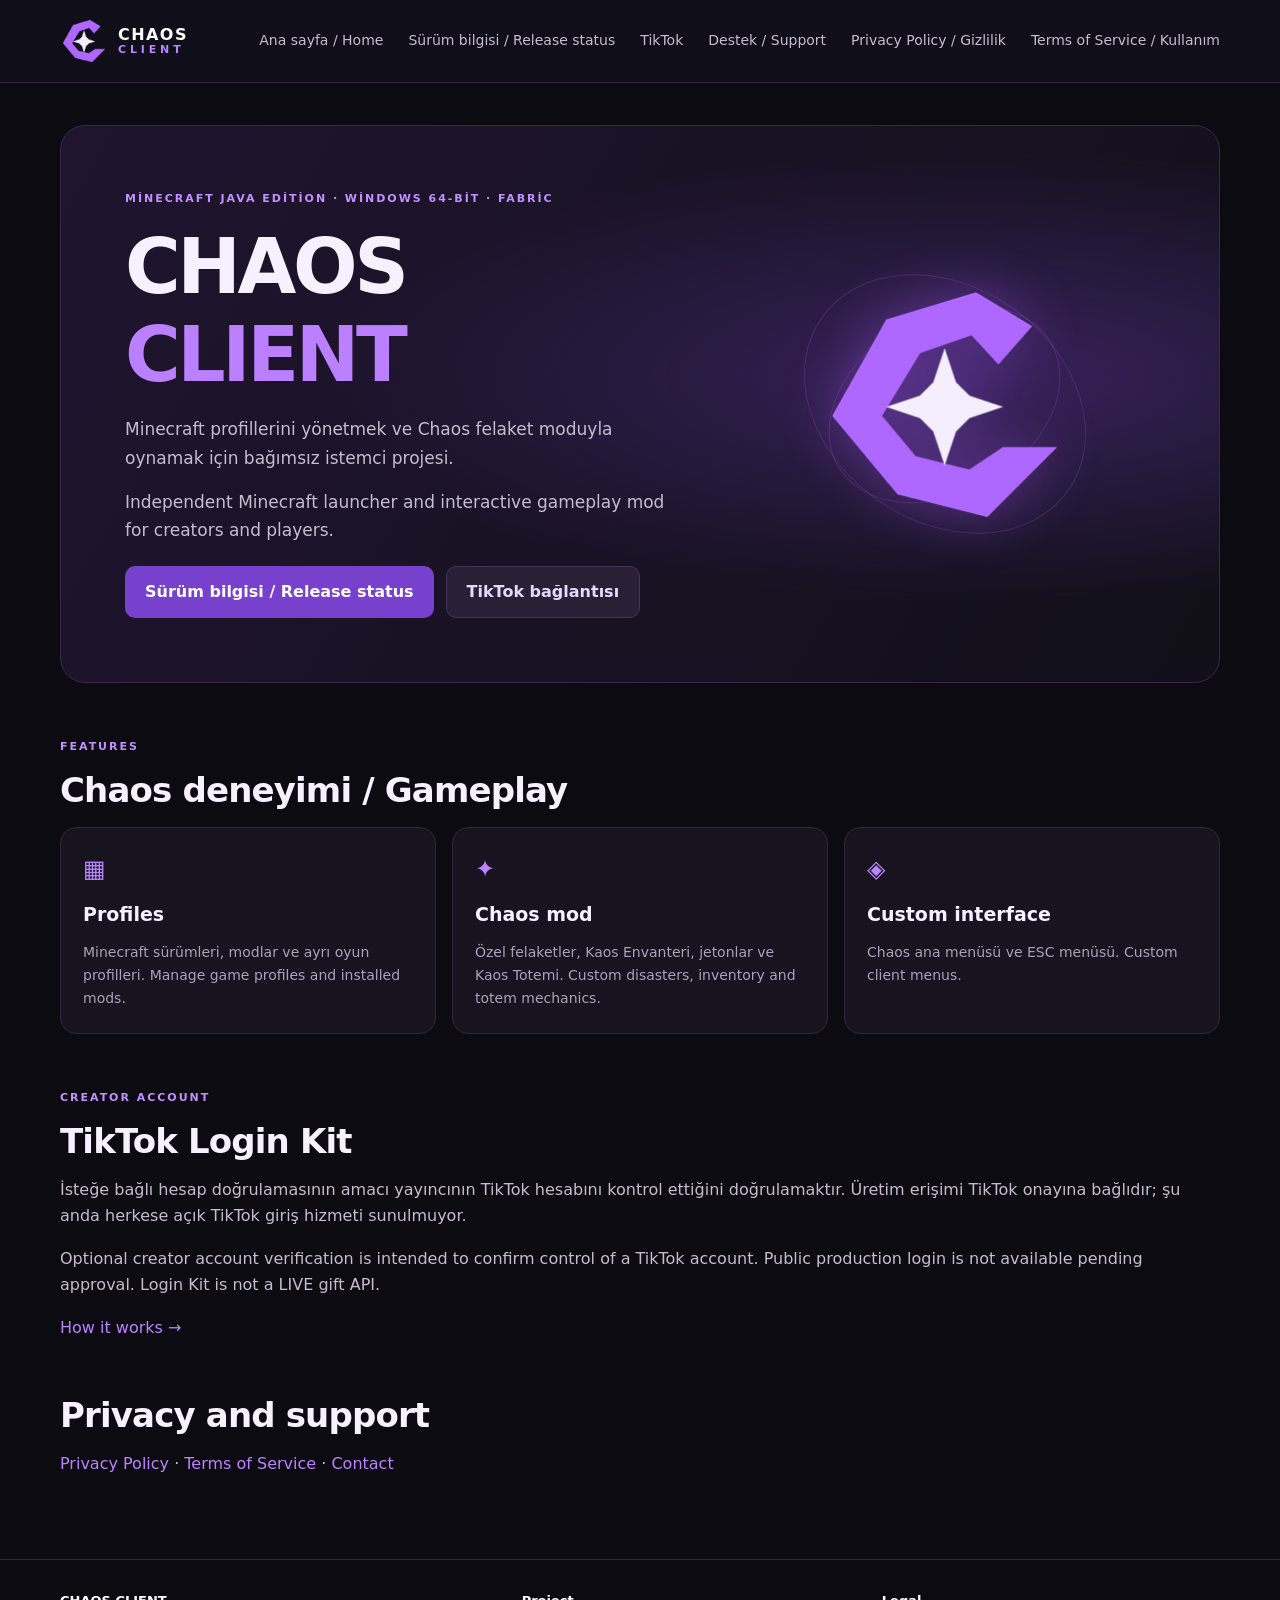
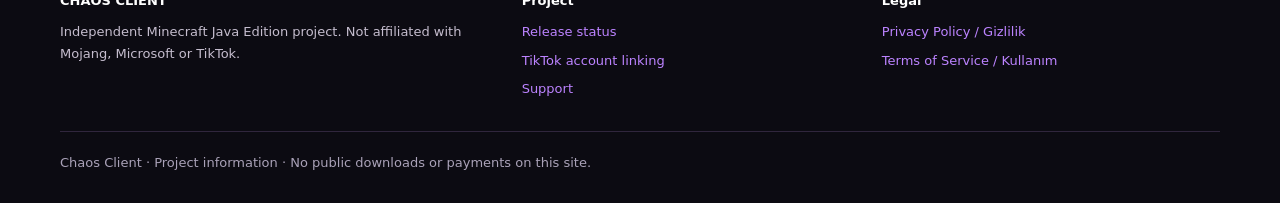
<file: index.html>
<!doctype html><html lang="tr"><head><meta charset="utf-8"><meta name="viewport" content="width=device-width,initial-scale=1"><meta name="referrer" content="no-referrer"><title>Official website | Chaos Client</title><link rel="icon" href="assets/logo.png"><link rel="stylesheet" href="style.css"></head><body><header><nav class="wrap" aria-label="Main navigation"><a class="brand" href="index.html"><img src="assets/logo.png" alt="Chaos Client"><span>CHAOS<small>CLIENT</small></span></a><a href="index.html">Ana sayfa / Home</a><a href="downloads.html">Sürüm bilgisi / Release status</a><a href="tiktok.html">TikTok</a><a href="contact.html">Destek / Support</a><a href="privacy.html">Privacy Policy / Gizlilik</a><a href="terms.html">Terms of Service / Kullanım</a></nav></header><main class="wrap"><section class="hero"><div><span class="eyebrow">Minecraft Java Edition · Windows 64-bit · Fabric</span><h1>CHAOS<br><span class="accent">CLIENT</span></h1><p>Minecraft profillerini yönetmek ve Chaos felaket moduyla oynamak için bağımsız istemci projesi.</p><p>Independent Minecraft launcher and interactive gameplay mod for creators and players.</p><div class="buttons"><a class="btn" href="downloads.html">Sürüm bilgisi / Release status</a><a class="btn secondary" href="tiktok.html">TikTok bağlantısı</a></div></div><div class="hero-logo"><img src="assets/logo.png" alt="Purple Chaos C emblem"></div></section><section class="section"><span class="eyebrow">FEATURES</span><h2>Chaos deneyimi / Gameplay</h2><div class="grid"><article class="card"><div class="symbol">▦</div><h3>Profiles</h3><p>Minecraft sürümleri, modlar ve ayrı oyun profilleri. Manage game profiles and installed mods.</p></article><article class="card"><div class="symbol">✦</div><h3>Chaos mod</h3><p>Özel felaketler, Kaos Envanteri, jetonlar ve Kaos Totemi. Custom disasters, inventory and totem mechanics.</p></article><article class="card"><div class="symbol">◈</div><h3>Custom interface</h3><p>Chaos ana menüsü ve ESC menüsü. Custom client menus.</p></article></div></section><section class="section"><span class="eyebrow">CREATOR ACCOUNT</span><h2>TikTok Login Kit</h2><p>İsteğe bağlı hesap doğrulamasının amacı yayıncının TikTok hesabını kontrol ettiğini doğrulamaktır. Üretim erişimi TikTok onayına bağlıdır; şu anda herkese açık TikTok giriş hizmeti sunulmuyor.</p><p>Optional creator account verification is intended to confirm control of a TikTok account. Public production login is not available pending approval. Login Kit is not a LIVE gift API.</p><a href="tiktok.html">How it works →</a></section><section class="section"><h2>Privacy and support</h2><p><a href="privacy.html">Privacy Policy</a> · <a href="terms.html">Terms of Service</a> · <a href="contact.html">Contact</a></p></section></main><footer class="footer"><div class="wrap"><div class="footer-grid"><div><strong>CHAOS CLIENT</strong><p>Independent Minecraft Java Edition project. Not affiliated with Mojang, Microsoft or TikTok.</p></div><div><strong>Project</strong><a href="downloads.html">Release status</a><a href="tiktok.html">TikTok account linking</a><a href="contact.html">Support</a></div><div><strong>Legal</strong><a href="privacy.html">Privacy Policy / Gizlilik</a><a href="terms.html">Terms of Service / Kullanım</a></div></div><div class="bottom">Chaos Client · Project information · No public downloads or payments on this site.</div></div></footer></body></html>
</file>
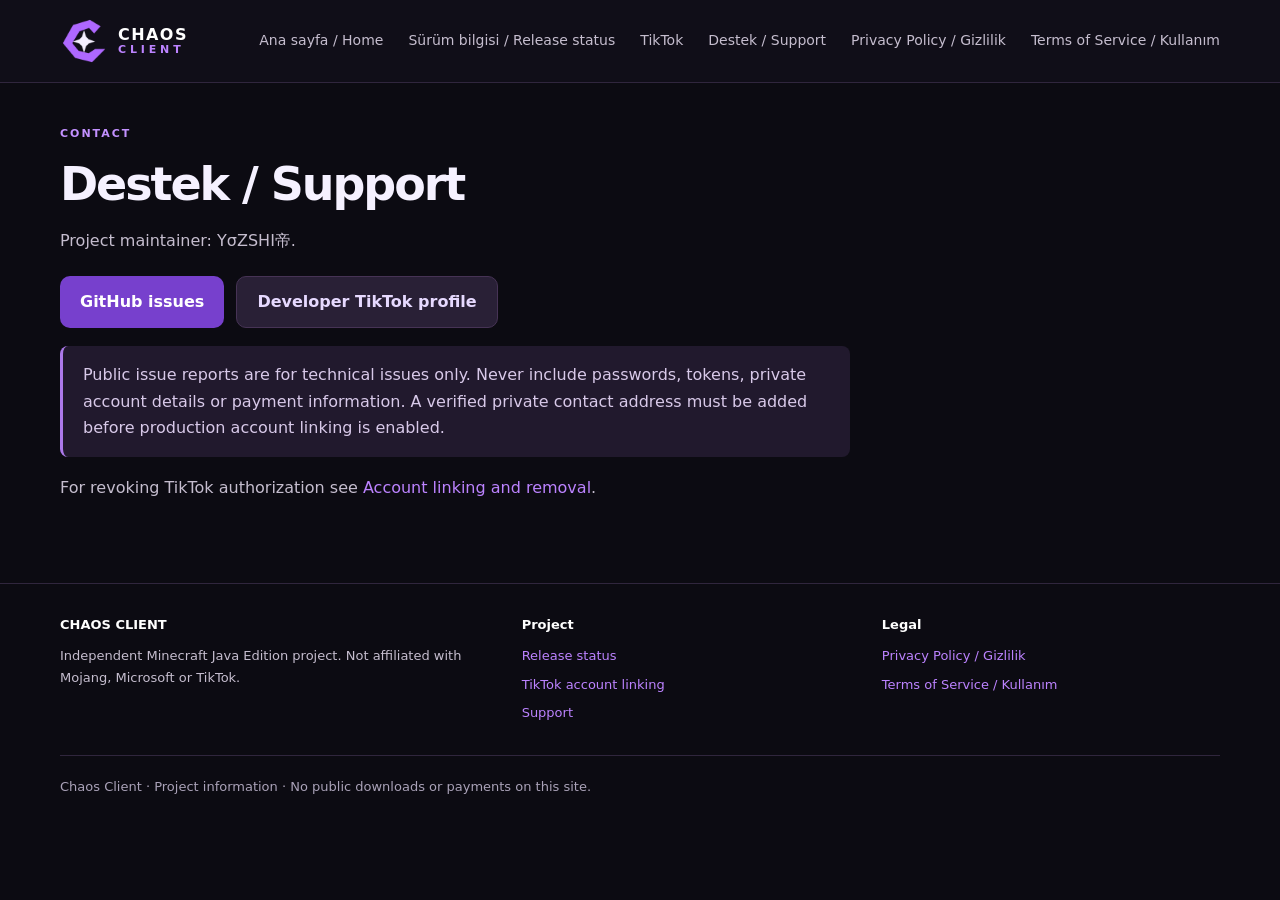
<file: contact.html>
<!doctype html><html lang="tr"><head><meta charset="utf-8"><meta name="viewport" content="width=device-width,initial-scale=1"><meta name="referrer" content="no-referrer"><title>Support | Chaos Client</title><link rel="icon" href="assets/logo.png"><link rel="stylesheet" href="style.css"></head><body><header><nav class="wrap" aria-label="Main navigation"><a class="brand" href="index.html"><img src="assets/logo.png" alt="Chaos Client"><span>CHAOS<small>CLIENT</small></span></a><a href="index.html">Ana sayfa / Home</a><a href="downloads.html">Sürüm bilgisi / Release status</a><a href="tiktok.html">TikTok</a><a href="contact.html">Destek / Support</a><a href="privacy.html">Privacy Policy / Gizlilik</a><a href="terms.html">Terms of Service / Kullanım</a></nav></header><main class="wrap"><div class="legal"><span class="eyebrow">CONTACT</span><h1>Destek / Support</h1><p>Project maintainer: YσZSHI帝.</p><div class="buttons"><a class="btn" href="https://github.com/y0zssh111/Chaos-Launcher/issues">GitHub issues</a><a class="btn secondary" href="https://www.tiktok.com/@y0zshhiii">Developer TikTok profile</a></div><div class="notice">Public issue reports are for technical issues only. Never include passwords, tokens, private account details or payment information. A verified private contact address must be added before production account linking is enabled.</div><p>For revoking TikTok authorization see <a href="tiktok.html">Account linking and removal</a>.</p></div></main><footer class="footer"><div class="wrap"><div class="footer-grid"><div><strong>CHAOS CLIENT</strong><p>Independent Minecraft Java Edition project. Not affiliated with Mojang, Microsoft or TikTok.</p></div><div><strong>Project</strong><a href="downloads.html">Release status</a><a href="tiktok.html">TikTok account linking</a><a href="contact.html">Support</a></div><div><strong>Legal</strong><a href="privacy.html">Privacy Policy / Gizlilik</a><a href="terms.html">Terms of Service / Kullanım</a></div></div><div class="bottom">Chaos Client · Project information · No public downloads or payments on this site.</div></div></footer></body></html>
</file>
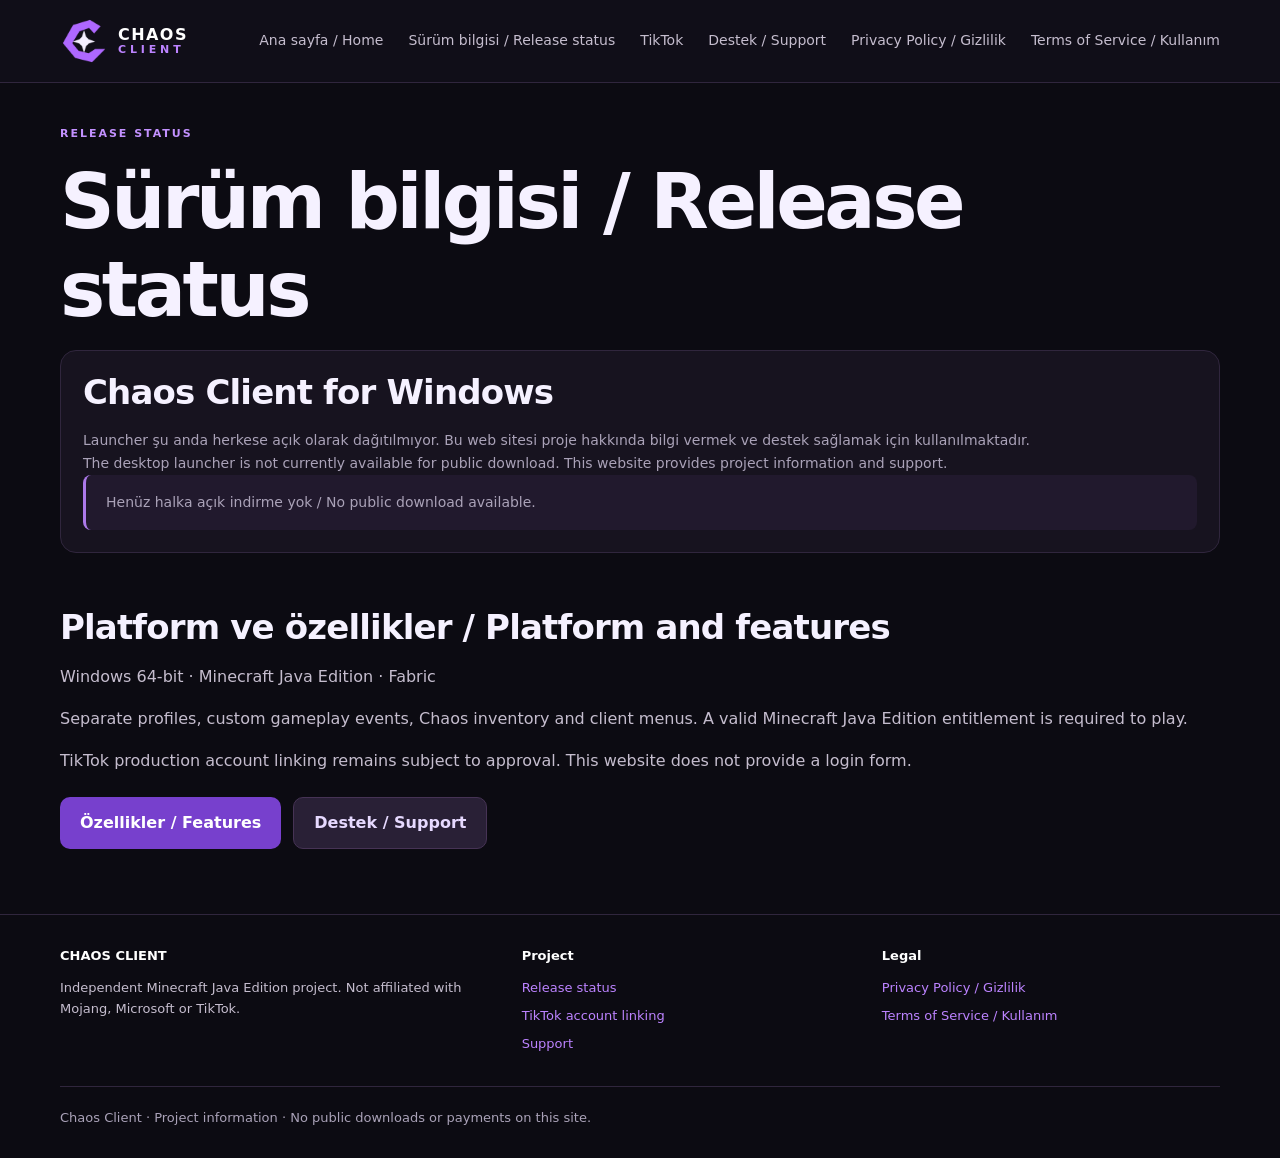
<file: downloads.html>
<!doctype html><html lang="tr"><head><meta charset="utf-8"><meta name="viewport" content="width=device-width,initial-scale=1"><meta name="referrer" content="no-referrer"><title>Release status | Chaos Client</title><link rel="icon" href="assets/logo.png"><link rel="stylesheet" href="style.css"></head><body><header><nav class="wrap" aria-label="Main navigation"><a class="brand" href="index.html"><img src="assets/logo.png" alt="Chaos Client"><span>CHAOS<small>CLIENT</small></span></a><a href="index.html">Ana sayfa / Home</a><a href="downloads.html">Sürüm bilgisi / Release status</a><a href="tiktok.html">TikTok</a><a href="contact.html">Destek / Support</a><a href="privacy.html">Privacy Policy / Gizlilik</a><a href="terms.html">Terms of Service / Kullanım</a></nav></header><main class="wrap"><span class="eyebrow">RELEASE STATUS</span><h1>Sürüm bilgisi / Release status</h1><div class="card"><h2>Chaos Client for Windows</h2><p>Launcher şu anda herkese açık olarak dağıtılmıyor. Bu web sitesi proje hakkında bilgi vermek ve destek sağlamak için kullanılmaktadır.</p><p>The desktop launcher is not currently available for public download. This website provides project information and support.</p><p class="notice">Henüz halka açık indirme yok / No public download available.</p></div><section class="section"><h2>Platform ve özellikler / Platform and features</h2><p>Windows 64-bit · Minecraft Java Edition · Fabric</p><p>Separate profiles, custom gameplay events, Chaos inventory and client menus. A valid Minecraft Java Edition entitlement is required to play.</p><p>TikTok production account linking remains subject to approval. This website does not provide a login form.</p><div class="buttons"><a class="btn" href="index.html">Özellikler / Features</a><a class="btn secondary" href="contact.html">Destek / Support</a></div></section></main><footer class="footer"><div class="wrap"><div class="footer-grid"><div><strong>CHAOS CLIENT</strong><p>Independent Minecraft Java Edition project. Not affiliated with Mojang, Microsoft or TikTok.</p></div><div><strong>Project</strong><a href="downloads.html">Release status</a><a href="tiktok.html">TikTok account linking</a><a href="contact.html">Support</a></div><div><strong>Legal</strong><a href="privacy.html">Privacy Policy / Gizlilik</a><a href="terms.html">Terms of Service / Kullanım</a></div></div><div class="bottom">Chaos Client · Project information · No public downloads or payments on this site.</div></div></footer></body></html>
</file>
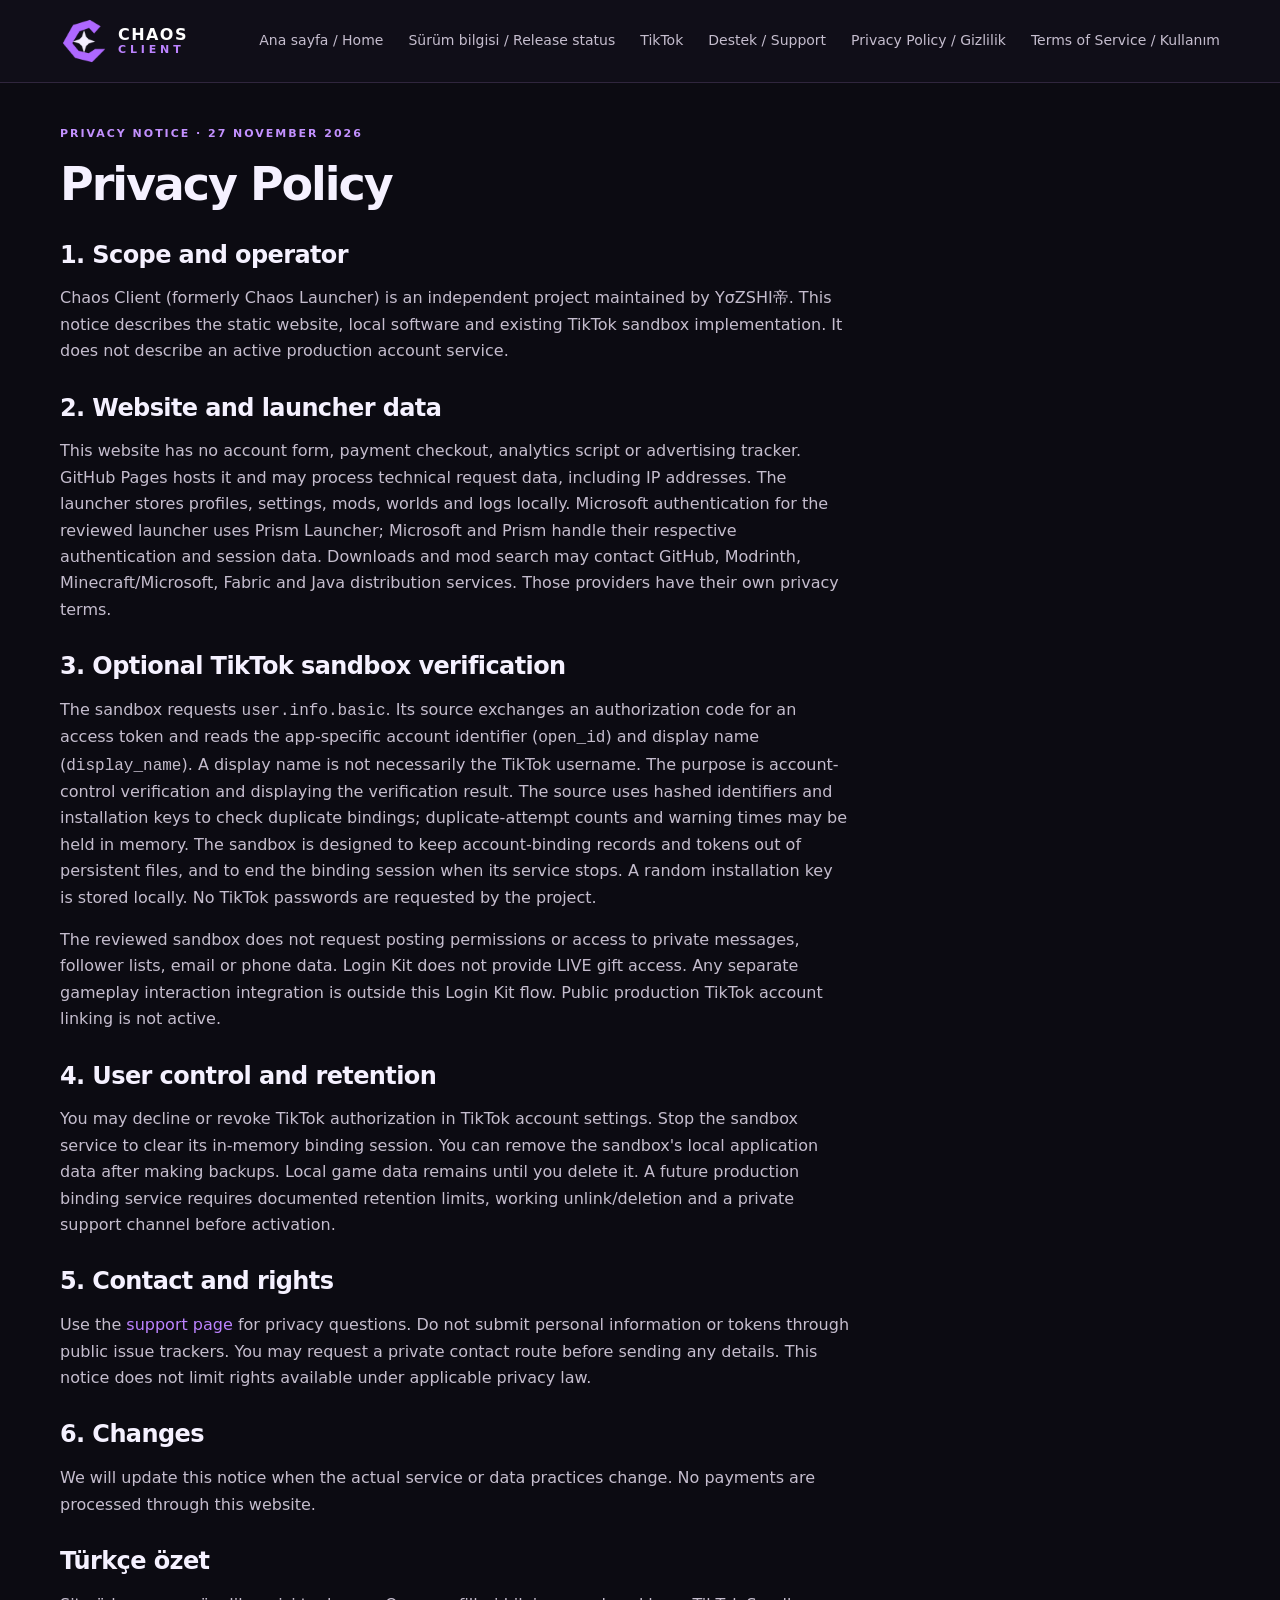
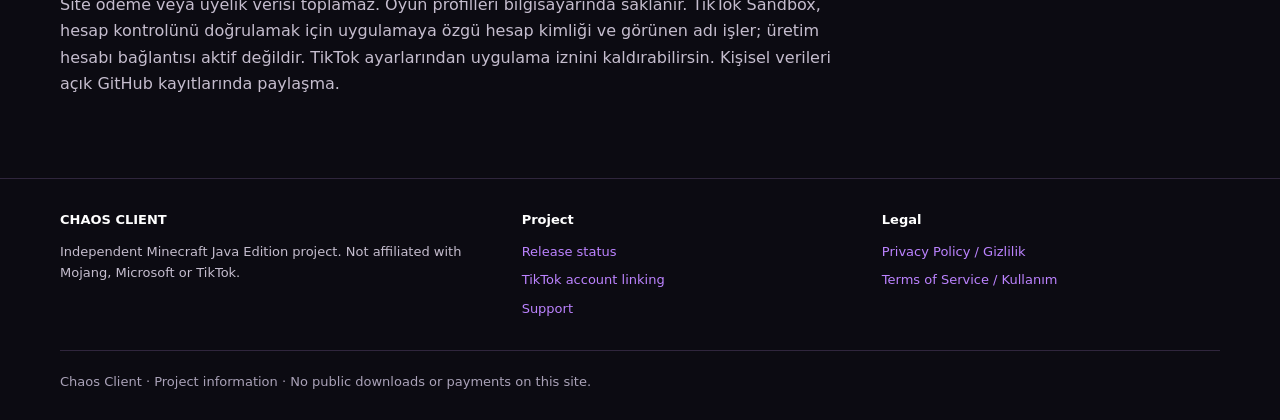
<file: privacy.html>
<!doctype html><html lang="en"><head><meta charset="utf-8"><meta name="viewport" content="width=device-width,initial-scale=1"><meta name="referrer" content="no-referrer"><title>Privacy Policy | Chaos Client</title><link rel="icon" href="assets/logo.png"><link rel="stylesheet" href="style.css"></head><body><header><nav class="wrap" aria-label="Main navigation"><a class="brand" href="index.html"><img src="assets/logo.png" alt="Chaos Client"><span>CHAOS<small>CLIENT</small></span></a><a href="index.html">Ana sayfa / Home</a><a href="downloads.html">Sürüm bilgisi / Release status</a><a href="tiktok.html">TikTok</a><a href="contact.html">Destek / Support</a><a href="privacy.html">Privacy Policy / Gizlilik</a><a href="terms.html">Terms of Service / Kullanım</a></nav></header><main class="wrap"><div class="legal"><span class="eyebrow">Privacy notice · 27 November 2026</span><h1>Privacy Policy</h1><h2>1. Scope and operator</h2><p>Chaos Client (formerly Chaos Launcher) is an independent project maintained by YσZSHI帝. This notice describes the static website, local software and existing TikTok sandbox implementation. It does not describe an active production account service.</p><h2>2. Website and launcher data</h2><p>This website has no account form, payment checkout, analytics script or advertising tracker. GitHub Pages hosts it and may process technical request data, including IP addresses. The launcher stores profiles, settings, mods, worlds and logs locally. Microsoft authentication for the reviewed launcher uses Prism Launcher; Microsoft and Prism handle their respective authentication and session data. Downloads and mod search may contact GitHub, Modrinth, Minecraft/Microsoft, Fabric and Java distribution services. Those providers have their own privacy terms.</p><h2>3. Optional TikTok sandbox verification</h2><p>The sandbox requests <code>user.info.basic</code>. Its source exchanges an authorization code for an access token and reads the app-specific account identifier (<code>open_id</code>) and display name (<code>display_name</code>). A display name is not necessarily the TikTok username. The purpose is account-control verification and displaying the verification result. The source uses hashed identifiers and installation keys to check duplicate bindings; duplicate-attempt counts and warning times may be held in memory. The sandbox is designed to keep account-binding records and tokens out of persistent files, and to end the binding session when its service stops. A random installation key is stored locally. No TikTok passwords are requested by the project.</p><p>The reviewed sandbox does not request posting permissions or access to private messages, follower lists, email or phone data. Login Kit does not provide LIVE gift access. Any separate gameplay interaction integration is outside this Login Kit flow. Public production TikTok account linking is not active.</p><h2>4. User control and retention</h2><p>You may decline or revoke TikTok authorization in TikTok account settings. Stop the sandbox service to clear its in-memory binding session. You can remove the sandbox's local application data after making backups. Local game data remains until you delete it. A future production binding service requires documented retention limits, working unlink/deletion and a private support channel before activation.</p><h2>5. Contact and rights</h2><p>Use the <a href="contact.html">support page</a> for privacy questions. Do not submit personal information or tokens through public issue trackers. You may request a private contact route before sending any details. This notice does not limit rights available under applicable privacy law.</p><h2>6. Changes</h2><p>We will update this notice when the actual service or data practices change. No payments are processed through this website.</p><h2>Türkçe özet</h2><p>Site ödeme veya üyelik verisi toplamaz. Oyun profilleri bilgisayarında saklanır. TikTok Sandbox, hesap kontrolünü doğrulamak için uygulamaya özgü hesap kimliği ve görünen adı işler; üretim hesabı bağlantısı aktif değildir. TikTok ayarlarından uygulama iznini kaldırabilirsin. Kişisel verileri açık GitHub kayıtlarında paylaşma.</p></div></main><footer class="footer"><div class="wrap"><div class="footer-grid"><div><strong>CHAOS CLIENT</strong><p>Independent Minecraft Java Edition project. Not affiliated with Mojang, Microsoft or TikTok.</p></div><div><strong>Project</strong><a href="downloads.html">Release status</a><a href="tiktok.html">TikTok account linking</a><a href="contact.html">Support</a></div><div><strong>Legal</strong><a href="privacy.html">Privacy Policy / Gizlilik</a><a href="terms.html">Terms of Service / Kullanım</a></div></div><div class="bottom">Chaos Client · Project information · No public downloads or payments on this site.</div></div></footer></body></html>
</file>
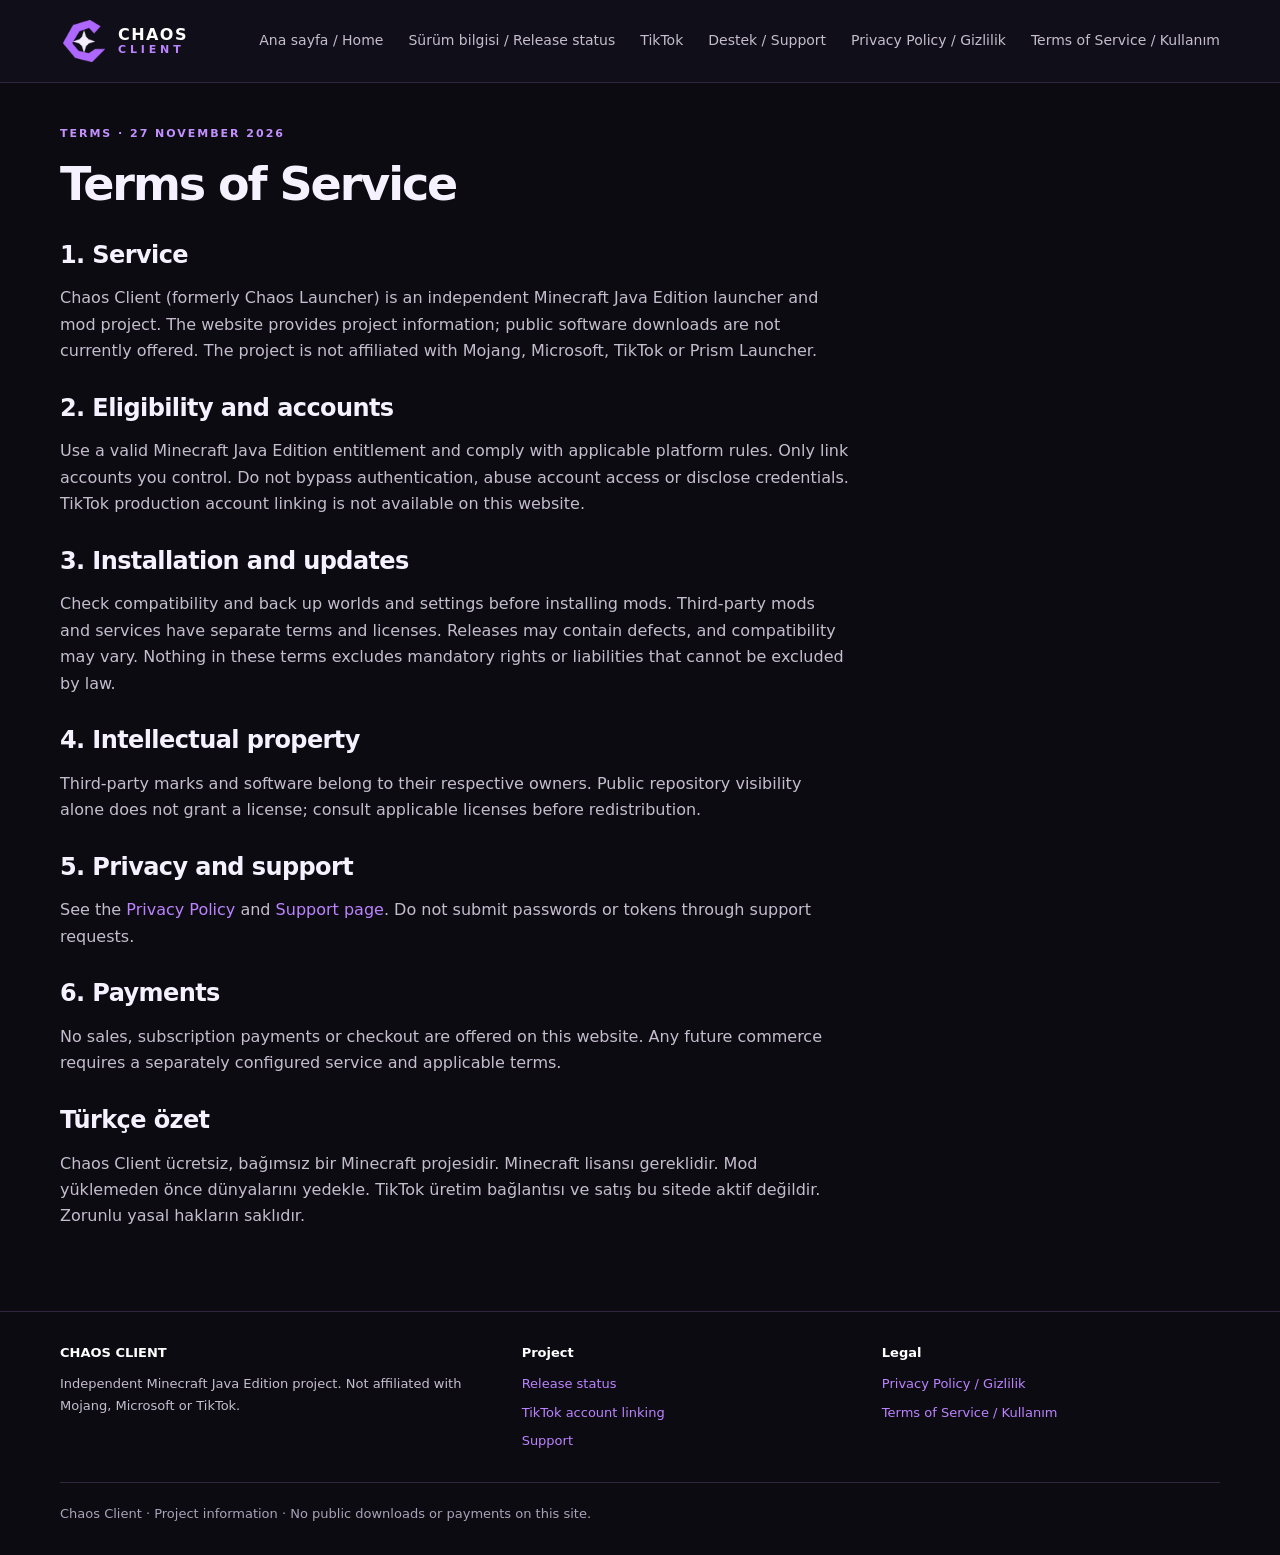
<file: terms.html>
<!doctype html><html lang="en"><head><meta charset="utf-8"><meta name="viewport" content="width=device-width,initial-scale=1"><meta name="referrer" content="no-referrer"><title>Terms of Service | Chaos Client</title><link rel="icon" href="assets/logo.png"><link rel="stylesheet" href="style.css"></head><body><header><nav class="wrap" aria-label="Main navigation"><a class="brand" href="index.html"><img src="assets/logo.png" alt="Chaos Client"><span>CHAOS<small>CLIENT</small></span></a><a href="index.html">Ana sayfa / Home</a><a href="downloads.html">Sürüm bilgisi / Release status</a><a href="tiktok.html">TikTok</a><a href="contact.html">Destek / Support</a><a href="privacy.html">Privacy Policy / Gizlilik</a><a href="terms.html">Terms of Service / Kullanım</a></nav></header><main class="wrap"><div class="legal"><span class="eyebrow">Terms · 27 November 2026</span><h1>Terms of Service</h1><h2>1. Service</h2><p>Chaos Client (formerly Chaos Launcher) is an independent Minecraft Java Edition launcher and mod project. The website provides project information; public software downloads are not currently offered. The project is not affiliated with Mojang, Microsoft, TikTok or Prism Launcher.</p><h2>2. Eligibility and accounts</h2><p>Use a valid Minecraft Java Edition entitlement and comply with applicable platform rules. Only link accounts you control. Do not bypass authentication, abuse account access or disclose credentials. TikTok production account linking is not available on this website.</p><h2>3. Installation and updates</h2><p>Check compatibility and back up worlds and settings before installing mods. Third-party mods and services have separate terms and licenses. Releases may contain defects, and compatibility may vary. Nothing in these terms excludes mandatory rights or liabilities that cannot be excluded by law.</p><h2>4. Intellectual property</h2><p>Third-party marks and software belong to their respective owners. Public repository visibility alone does not grant a license; consult applicable licenses before redistribution.</p><h2>5. Privacy and support</h2><p>See the <a href="privacy.html">Privacy Policy</a> and <a href="contact.html">Support page</a>. Do not submit passwords or tokens through support requests.</p><h2>6. Payments</h2><p>No sales, subscription payments or checkout are offered on this website. Any future commerce requires a separately configured service and applicable terms.</p><h2>Türkçe özet</h2><p>Chaos Client ücretsiz, bağımsız bir Minecraft projesidir. Minecraft lisansı gereklidir. Mod yüklemeden önce dünyalarını yedekle. TikTok üretim bağlantısı ve satış bu sitede aktif değildir. Zorunlu yasal hakların saklıdır.</p></div></main><footer class="footer"><div class="wrap"><div class="footer-grid"><div><strong>CHAOS CLIENT</strong><p>Independent Minecraft Java Edition project. Not affiliated with Mojang, Microsoft or TikTok.</p></div><div><strong>Project</strong><a href="downloads.html">Release status</a><a href="tiktok.html">TikTok account linking</a><a href="contact.html">Support</a></div><div><strong>Legal</strong><a href="privacy.html">Privacy Policy / Gizlilik</a><a href="terms.html">Terms of Service / Kullanım</a></div></div><div class="bottom">Chaos Client · Project information · No public downloads or payments on this site.</div></div></footer></body></html>
</file>
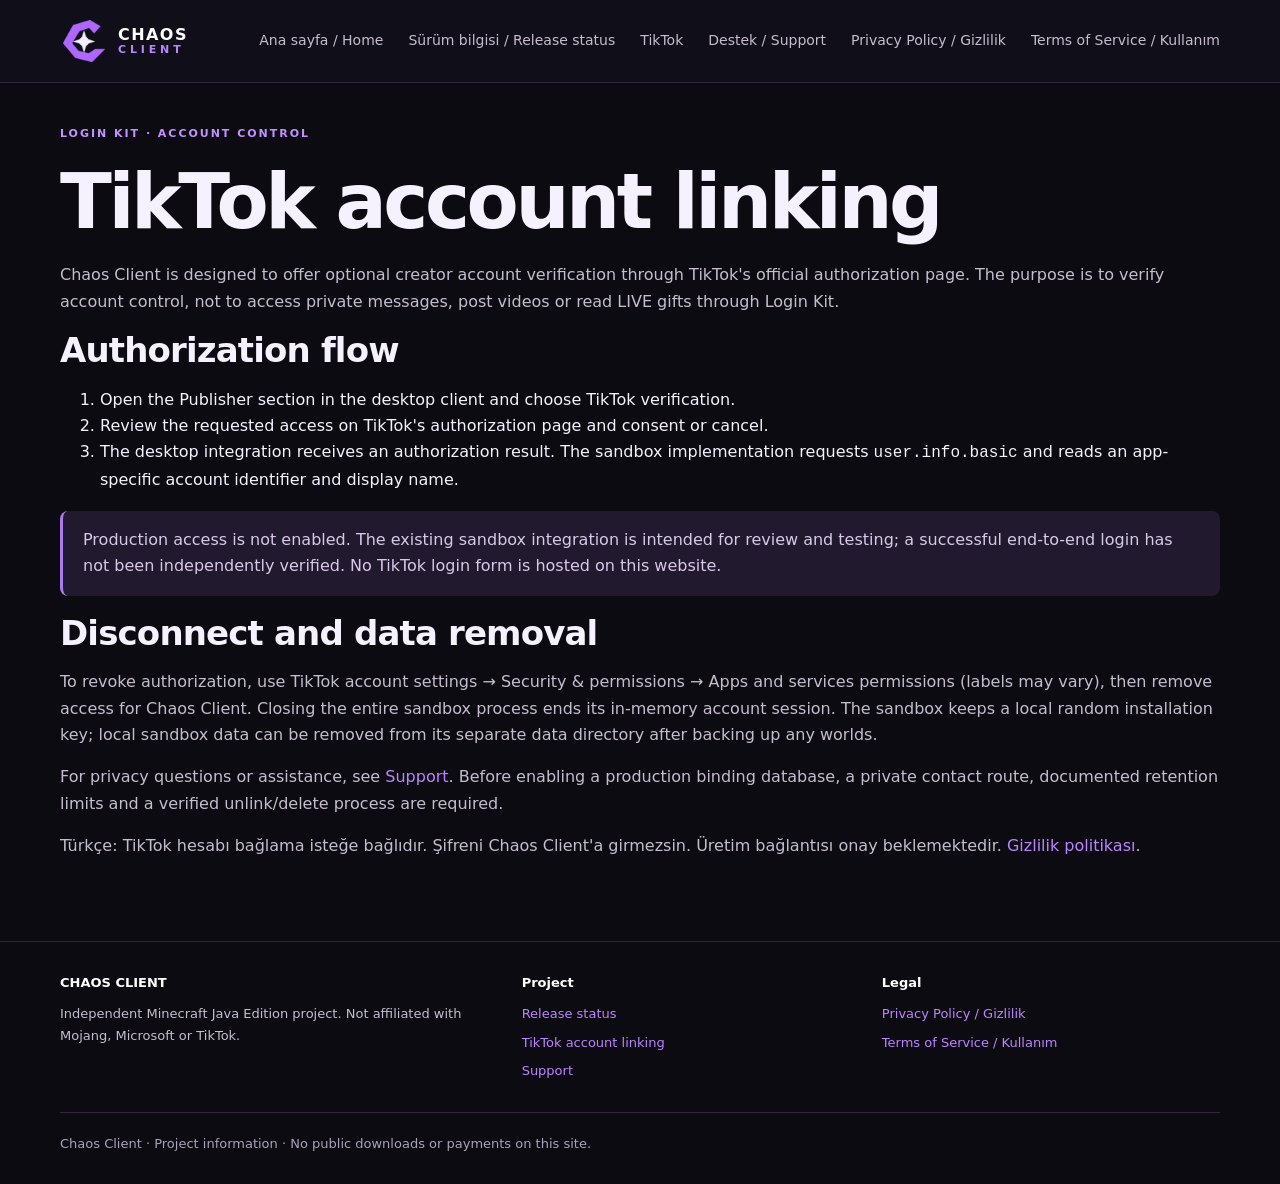
<file: tiktok.html>
<!doctype html><html lang="en"><head><meta charset="utf-8"><meta name="viewport" content="width=device-width,initial-scale=1"><meta name="referrer" content="no-referrer"><title>TikTok account linking | Chaos Client</title><link rel="icon" href="assets/logo.png"><link rel="stylesheet" href="style.css"></head><body><header><nav class="wrap" aria-label="Main navigation"><a class="brand" href="index.html"><img src="assets/logo.png" alt="Chaos Client"><span>CHAOS<small>CLIENT</small></span></a><a href="index.html">Ana sayfa / Home</a><a href="downloads.html">Sürüm bilgisi / Release status</a><a href="tiktok.html">TikTok</a><a href="contact.html">Destek / Support</a><a href="privacy.html">Privacy Policy / Gizlilik</a><a href="terms.html">Terms of Service / Kullanım</a></nav></header><main class="wrap"><span class="eyebrow">LOGIN KIT · ACCOUNT CONTROL</span><h1>TikTok account linking</h1><p>Chaos Client is designed to offer optional creator account verification through TikTok's official authorization page. The purpose is to verify account control, not to access private messages, post videos or read LIVE gifts through Login Kit.</p><h2>Authorization flow</h2><ol><li>Open the Publisher section in the desktop client and choose TikTok verification.</li><li>Review the requested access on TikTok's authorization page and consent or cancel.</li><li>The desktop integration receives an authorization result. The sandbox implementation requests <code>user.info.basic</code> and reads an app-specific account identifier and display name.</li></ol><div class="notice">Production access is not enabled. The existing sandbox integration is intended for review and testing; a successful end-to-end login has not been independently verified. No TikTok login form is hosted on this website.</div><h2>Disconnect and data removal</h2><p>To revoke authorization, use TikTok account settings → Security &amp; permissions → Apps and services permissions (labels may vary), then remove access for Chaos Client. Closing the entire sandbox process ends its in-memory account session. The sandbox keeps a local random installation key; local sandbox data can be removed from its separate data directory after backing up any worlds.</p><p>For privacy questions or assistance, see <a href="contact.html">Support</a>. Before enabling a production binding database, a private contact route, documented retention limits and a verified unlink/delete process are required.</p><p>Türkçe: TikTok hesabı bağlama isteğe bağlıdır. Şifreni Chaos Client'a girmezsin. Üretim bağlantısı onay beklemektedir. <a href="privacy.html">Gizlilik politikası</a>.</p></main><footer class="footer"><div class="wrap"><div class="footer-grid"><div><strong>CHAOS CLIENT</strong><p>Independent Minecraft Java Edition project. Not affiliated with Mojang, Microsoft or TikTok.</p></div><div><strong>Project</strong><a href="downloads.html">Release status</a><a href="tiktok.html">TikTok account linking</a><a href="contact.html">Support</a></div><div><strong>Legal</strong><a href="privacy.html">Privacy Policy / Gizlilik</a><a href="terms.html">Terms of Service / Kullanım</a></div></div><div class="bottom">Chaos Client · Project information · No public downloads or payments on this site.</div></div></footer></body></html>
</file>
<file: style.css>
*{box-sizing:border-box} :root{color-scheme:dark;--bg:#0c0b12;--panel:#17131f;--line:#30263d;--text:#f5f1ff;--muted:#aaa2b8;--accent:#bc83ff} html{scroll-behavior:smooth}body{margin:0;background:var(--bg);color:var(--text);font:16px/1.65 system-ui,Segoe UI,sans-serif}a{color:var(--accent);text-decoration:none}a:hover{text-decoration:underline}button,a{touch-action:manipulation}button:focus-visible,a:focus-visible{outline:2px solid #d3b0ff;outline-offset:4px} .wrap{width:min(1160px,calc(100% - 48px));margin:auto}header{border-bottom:1px solid var(--line);background:#100e18}nav{display:flex;align-items:center;gap:25px;min-height:82px;flex-wrap:wrap;padding:12px 0}nav>a:not(.brand){font-size:14px;color:#c5bdce}.brand{display:flex;align-items:center;gap:10px;margin-right:auto;color:white;font-weight:850;letter-spacing:.09em;line-height:1.1}.brand img{width:48px;height:48px}.brand small{color:var(--accent);display:block;font-size:11px;letter-spacing:.35em}main{padding:42px 0 65px}h1,h2,h3{line-height:1.16;margin:0 0 16px}h1{font-size:clamp(38px,6vw,76px);letter-spacing:-.045em}h2{font-size:clamp(24px,3vw,34px);letter-spacing:-.025em}h3{font-size:19px}p{color:#c5bdce;margin:0 0 16px}.eyebrow{font-size:11px;font-weight:800;letter-spacing:.18em;color:#c391ff;text-transform:uppercase;margin-bottom:15px;display:block}.hero{overflow:hidden;position:relative;isolation:isolate;display:grid;grid-template-columns:1.4fr 1fr;align-items:center;gap:20px;background:radial-gradient(ellipse at 80% 45%,#38215a 0,transparent 52%),linear-gradient(120deg,#20142f,#111019);border:1px solid #39264e;border-radius:25px;padding:clamp(26px,5vw,65px);min-height:380px}.hero p{max-width:550px;font-size:17px}.hero-logo{position:relative;display:grid;place-items:center;min-height:260px}.hero-logo:before,.hero-logo:after{content:'';position:absolute;width:245px;height:245px;border:1px solid #8f53d34a;border-radius:50%;transform:rotate(-30deg) scaleY(.72);z-index:-1}.hero-logo:after{transform:rotate(35deg) scaleY(.78);width:300px;height:300px}.hero-logo img{width:min(85%,255px);filter:drop-shadow(0 0 28px #a65cff70);animation:float 5s ease-in-out infinite}@keyframes float{50%{transform:translateY(-10px)}}.accent{color:#ba80ff}.btn,button{border:0;display:inline-flex;align-items:center;justify-content:center;padding:12px 20px;border-radius:10px;font:inherit;font-weight:700;color:#fff;background:#7740cd;cursor:pointer;text-decoration:none}.btn:hover,button:hover{background:#8a51df;text-decoration:none}.btn.secondary{background:#292036;color:#e6d9ff;border:1px solid #463355}.buttons{display:flex;gap:12px;flex-wrap:wrap;margin:22px 0 0}.section{margin-top:55px}.section-head{display:flex;justify-content:space-between;align-items:end;gap:15px;flex-wrap:wrap;margin-bottom:20px}.section-head p{margin:0}.grid{display:grid;grid-template-columns:repeat(3,1fr);gap:16px}.products{display:grid;grid-template-columns:repeat(4,1fr);gap:16px}.card{background:var(--panel);border:1px solid var(--line);border-radius:16px;padding:22px}.card p{font-size:14px;color:var(--muted);margin:0}.card .symbol{font-size:24px;color:var(--accent);margin-bottom:14px}.product{overflow:hidden;padding:0;display:flex;flex-direction:column}.art{display:block;width:100%;aspect-ratio:1.36;object-fit:cover;image-rendering:pixelated;background:#221a30}.product-body{padding:17px;display:flex;flex:1;flex-direction:column}.product-body h3{font-size:17px;margin-bottom:6px}.product-body p{margin-bottom:18px}.price{color:#d6b0ff;font-size:23px;font-weight:800;letter-spacing:-.03em;margin-top:auto}.product button{margin-top:10px;width:100%;background:#352348;color:#e6d5ff;font-size:14px}.product button:hover{background:#4a2d68}.notice{padding:16px 20px;background:#21192d;border-left:3px solid #ac79ea;border-radius:8px;color:#d8c9e9;margin:18px 0}.notice strong{color:white}.meta{display:flex;gap:20px;flex-wrap:wrap;color:#b5a9c3;font-size:13px;margin-top:18px}.legal{max-width:790px}.legal h2{font-size:24px;margin-top:30px}.legal h1{font-size:46px}.legal ul{color:#c5bdce}.footer{border-top:1px solid var(--line);padding:30px 0;color:var(--muted);font-size:13px}.footer-grid{display:grid;grid-template-columns:1.3fr 1fr 1fr;gap:22px}.footer a{display:block;margin-bottom:7px}.footer .brand{display:inline-flex;margin-bottom:14px}.footer .brand img{width:37px;height:37px}.footer strong{display:block;color:#fff;margin-bottom:10px}.footer p{font-size:13px}.bottom{border-top:1px solid var(--line);padding-top:20px;margin-top:24px}dialog{background:#1b1526;color:#fff;border:1px solid #563979;border-radius:18px;width:min(460px,calc(100% - 32px));padding:25px}dialog::backdrop{background:#08060cbb}dialog h2{font-size:25px}dialog .price{margin:14px 0}.close{float:right;background:#30263d;padding:5px 12px}.test-label{font-size:12px;letter-spacing:.1em;color:#be99f1;font-weight:700}.disabled{opacity:.55;cursor:not-allowed}.disabled:hover{background:#7740cd}.split{display:grid;grid-template-columns:1fr 1fr;gap:18px}.small{font-size:13px;color:var(--muted)}@media(max-width:850px){.products{grid-template-columns:repeat(2,1fr)}.hero{grid-template-columns:1fr}.hero-logo{min-height:180px}.hero-logo img{width:170px}.grid{grid-template-columns:1fr 1fr}.footer-grid{grid-template-columns:1fr 1fr}.split{grid-template-columns:1fr}}@media(max-width:520px){.wrap{width:calc(100% - 28px)}nav{gap:13px}.brand{width:100%}main{padding-top:24px}.grid,.footer-grid{grid-template-columns:1fr}.products{gap:10px}.product-body{padding:12px}.product-body h3{font-size:15px}.hero{padding:24px}.hero-logo:after{width:190px;height:190px}.hero-logo:before{width:170px;height:170px}.hero-logo{min-height:170px}.legal h1{font-size:34px}}@media(prefers-reduced-motion:reduce){*{scroll-behavior:auto!important;animation:none!important}}
</file>
